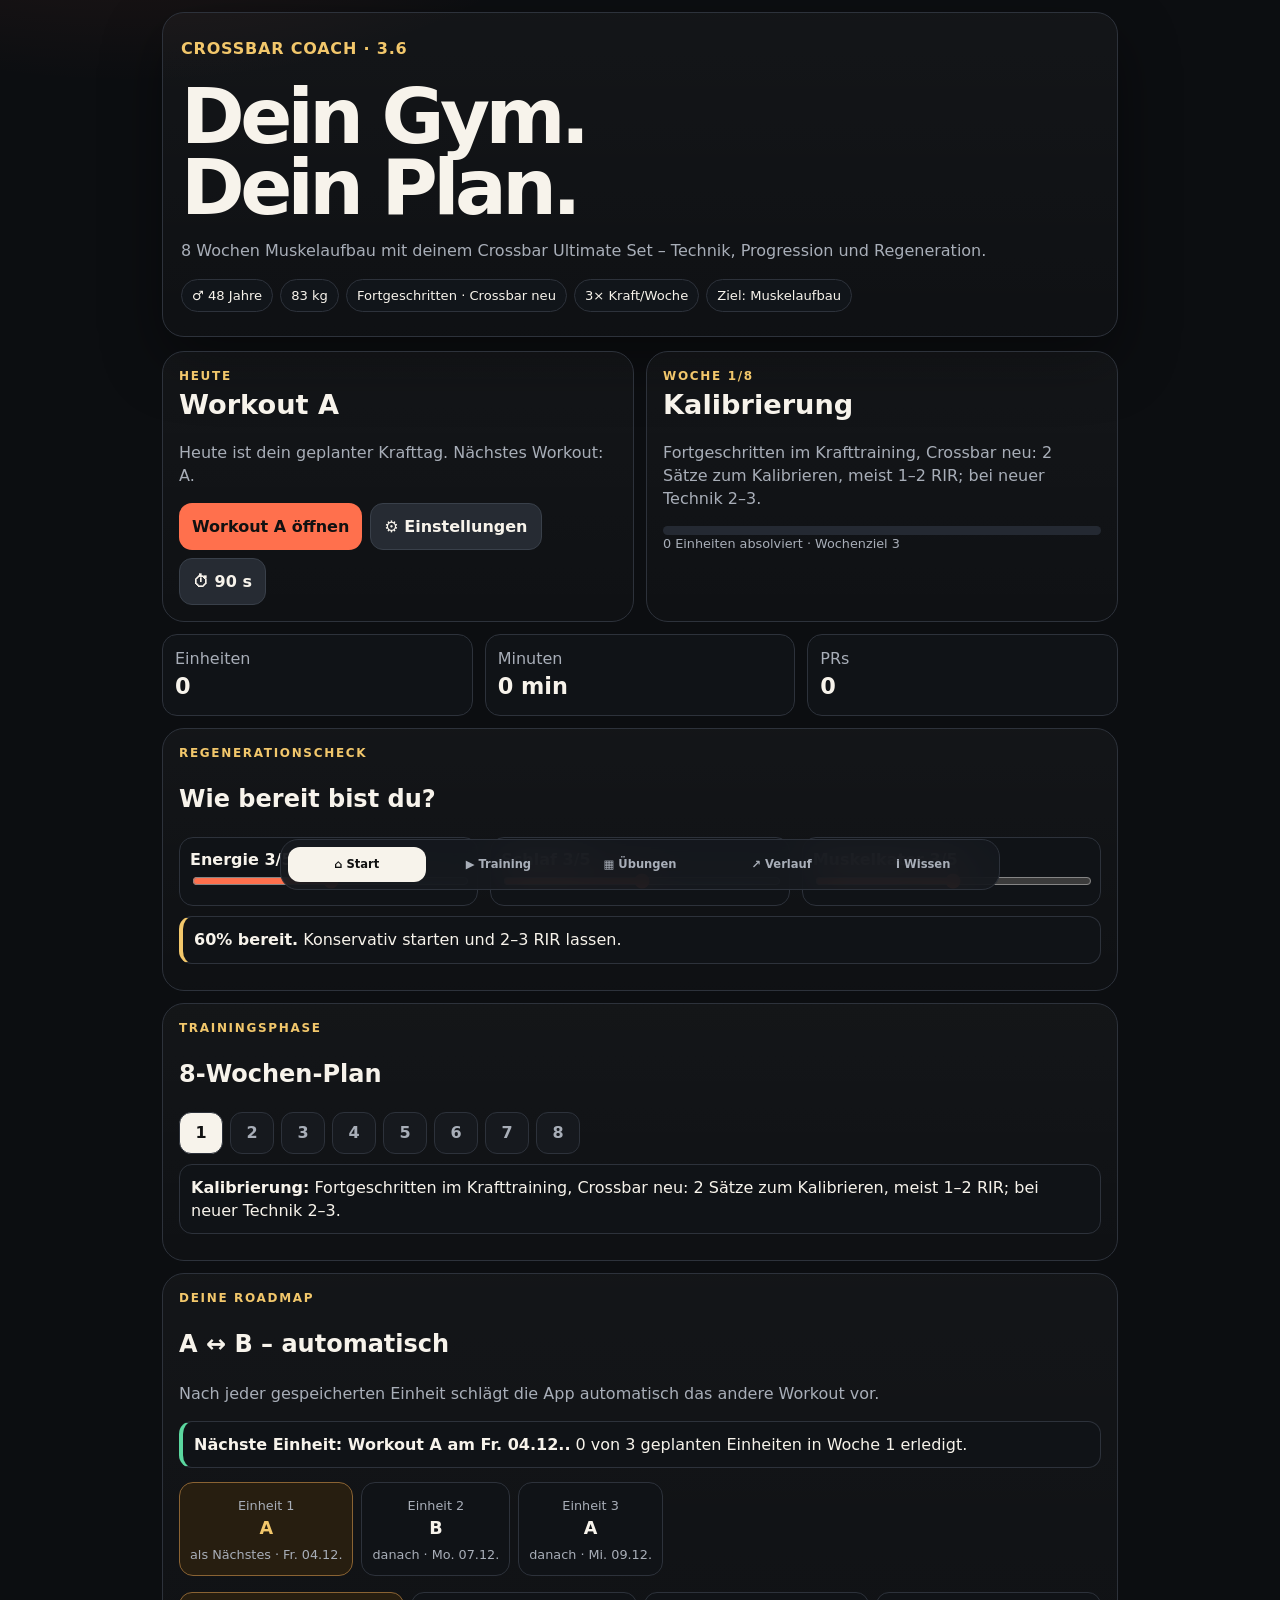
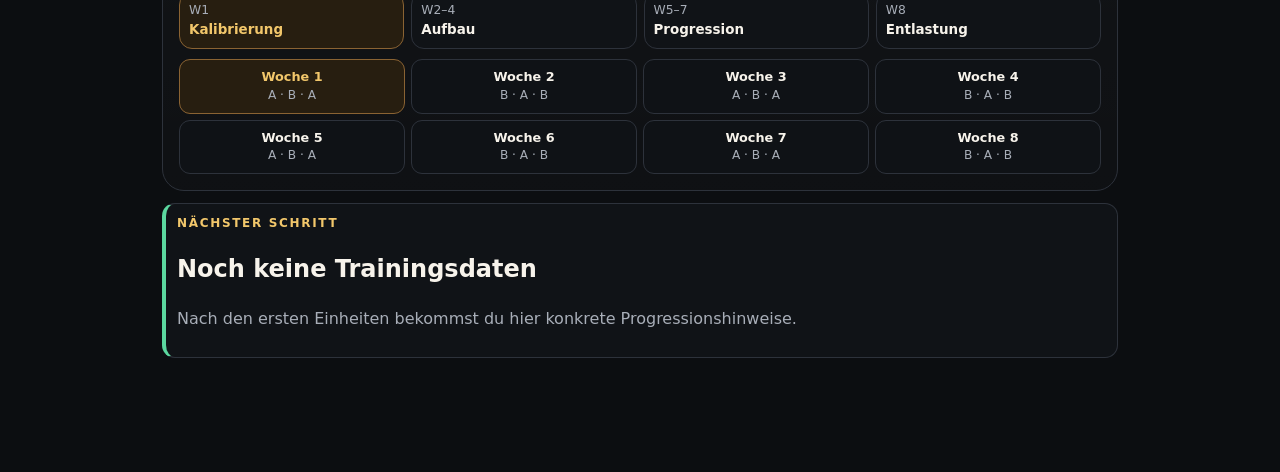
<file: index.html>
<!doctype html>
<html lang="de">
<head>
<meta charset="utf-8">
<meta name="viewport" content="width=device-width,initial-scale=1,viewport-fit=cover">
<meta name="theme-color" content="#0d0f12">
<meta name="apple-mobile-web-app-capable" content="yes">
<meta name="apple-mobile-web-app-title" content="Crossbar Coach">
<title>Crossbar Coach</title>
<link rel="stylesheet" href="app.css?v=35">
</head>
<body>
<div class="wrap">
<header class="hero">
  <div class="brand">CROSSBAR COACH · 3.6</div>
  <h1>Dein Gym.<br>Dein Plan.</h1>
  <p class="muted">8 Wochen Muskelaufbau mit deinem Crossbar Ultimate Set – Technik, Progression und Regeneration.</p>
  <div class="chips"><span class="chip">♂ 48 Jahre</span><span class="chip">83 kg</span><span class="chip" id="levelChip">Fortgeschritten · Crossbar neu</span><span class="chip" id="dayChip">3× Kraft/Woche</span><span class="chip">Ziel: Muskelaufbau</span></div>
</header>

<section id="home" class="section active">
  <div class="grid two">
    <div class="card"><div class="kicker">Heute</div><div class="big" id="todayTitle"></div><p class="muted" id="todayText"></p><div class="actions"><button class="btn" id="todayBtn">Training</button><button class="btn s" onclick="openSettings()">⚙ Einstellungen</button><button class="btn s" onclick="openTimer(90)">⏱ 90 s</button></div></div>
    <div class="card"><div class="kicker">Woche <span id="wn">1</span>/8</div><div class="big" id="phaseName"></div><p class="muted" id="phaseText"></p><div class="progress"><span id="wp"></span></div><div class="meta" id="wpt"></div></div>
  </div>
  <div class="grid three" style="margin-top:12px"><div class="stat"><span class="muted">Einheiten</span><b id="st1">0</b></div><div class="stat"><span class="muted">Minuten</span><b id="st2">0</b></div><div class="stat"><span class="muted">PRs</span><b id="st3">0</b></div></div>
  <div class="card" style="margin-top:12px"><div class="kicker">Regenerationscheck</div><h2>Wie bereit bist du?</h2><div class="grid three"><div class="range"><b>Energie <span id="ev">3</span>/5</b><input id="energy" type="range" min="1" max="5" value="3"></div><div class="range"><b>Schlaf <span id="sv">3</span>/5</b><input id="sleep" type="range" min="1" max="5" value="3"></div><div class="range"><b>Muskelkater <span id="mv">3</span>/5</b><input id="sore" type="range" min="1" max="5" value="3"></div></div><div id="ready" class="call"></div></div>
  <div class="card" style="margin-top:12px"><div class="kicker">Trainingsphase</div><h2>8‑Wochen‑Plan</h2><div class="weekbar" id="weeks"></div><div class="call" id="weekAdvice"></div></div>
  <div class="card" style="margin-top:12px"><div class="kicker">Deine Roadmap</div><h2>A ↔ B – automatisch</h2><p class="muted">Nach jeder gespeicherten Einheit schlägt die App automatisch das andere Workout vor.</p><div id="roadNow" class="call ok"></div><div class="route" id="roadWeek"></div><div class="phaseRoad" id="phaseRoad"></div><div class="allWeeks" id="allWeeks"></div></div>
  <div class="card call ok" style="margin-top:12px"><div class="kicker">Nächster Schritt</div><h2 id="nextRec">Noch keine Trainingsdaten</h2><p class="muted" id="nextRecText"></p></div>
</section>

<section id="training" class="section">
  <div class="card"><div class="kicker">Training</div><h2>Workout A / B</h2><p class="muted">Die Varianten sind jetzt exakt benannt. Du kannst auch Bandkombinationen wie Grün + Weiß erfassen. Vollständig erledigte Übungen werden grün markiert.</p><div class="actions"><button class="btn" onclick="showWorkout(nextWorkout())">Nächstes Workout öffnen</button><button class="btn s" onclick="showWorkout('A')">A ansehen</button><button class="btn s" onclick="showWorkout('B')">B ansehen</button><button class="btn s" onclick="openSettings()">⚙ Einstellungen</button></div></div>
  <div id="workA"></div><div id="workB" style="display:none"></div>
</section>

<section id="library" class="section">
  <div class="card"><div class="kicker">Übungen</div><h2>Technik-Bibliothek</h2><p class="muted">Jede Übung mit exakter Variante, Aufbau, Ausführung, Fehlern und Link zum offiziellen Crossbar-Übungsbereich.</p></div>
  <div id="lib"></div>
</section>

<section id="progress" class="section">
  <div class="card aiCard"><div class="kicker">Auswertung</div><h2>🤖 Bericht für ChatGPT</h2><p>Erstellt eine kompakte Auswertungsdatei mit Bandkombinationen, Wiederholungen, RIR, PRs und Regeneration.</p><p class="muted">Empfohlen nach Einheit 3 sowie nach Woche 2, 4, 6 und 8.</p><div class="actions"><button class="btn ai" onclick="chatgptReport()">🤖 Auswertung für ChatGPT erstellen</button></div><div class="call" id="reportHint"></div></div>
  <div class="card" style="margin-top:12px"><div class="kicker">Bestleistungen</div><h2>PRs</h2><div id="prs" class="log"></div></div>
  <div class="card" style="margin-top:12px"><div class="kicker">Trainingstagebuch</div><h2>Verlauf</h2><div class="actions"><button class="btn s" onclick="backup()">⬇ Backup</button><button class="btn s" onclick="document.getElementById('imp').click()">⬆ Import</button><button class="btn danger" onclick="resetAll()">↺ Alles zurücksetzen</button><input id="imp" type="file" accept=".json" hidden></div><div id="log" class="log" style="margin-top:10px"></div></div>
</section>

<section id="wissen" class="section">
  <div class="grid two">
    <div class="card"><div class="kicker">RIR</div><h2>Reps in Reserve</h2><p><b>RIR 2</b> bedeutet: ungefähr zwei saubere Wiederholungen wären noch gegangen. Für dich meist 1–2 RIR, bei neuen Crossbar-Bewegungen anfangs eher 2–3.</p></div>
    <div class="card"><div class="kicker">Bandwerte</div><h2>4,5 kg = je Seite</h2><p>Der Aufdruck bezieht sich auf eine Seite. Bei symmetrischer Nutzung sind 4,5 kg je Seite nominal ungefähr 9 kg insgesamt.</p><p class="muted">Bandwiderstand ist nicht 1:1 mit Hantelgewicht vergleichbar, weil die Spannung mit der Dehnung steigt.</p></div>
  </div>
  <div class="card" style="margin-top:12px"><div class="kicker">Nennwerte je Seite</div><h2>Deine Bänder</h2><p>Weiß ≈ 4,5 kg · Rot ≈ 6,8 kg · Grün ≈ 11–11,3 kg · Blau ≈ 22,5 kg. Kombinationen addieren sich, z. B. Grün + Weiß ≈ 15,5–15,8 kg je Seite.</p></div>
</section>
</div>

<nav class="nav"><button class="on" data-tab="home">⌂ Start</button><button data-tab="training">▶ Training</button><button data-tab="library">▦ Übungen</button><button data-tab="progress">↗ Verlauf</button><button data-tab="wissen">i Wissen</button></nav>

<div class="modal" id="timer"><div class="box"><div class="kicker">Satzpause</div><div class="clock" id="clock">01:30</div><div class="actions" style="justify-content:center"><button class="btn s" onclick="remaining+=30;tick()">+30 s</button><button class="btn" onclick="closeTimer()">Fertig</button></div></div></div>

<div class="modal" id="settings"><div class="box"><div class="kicker">Einstellungen</div><h2>Profil, Trainingstage & Daten</h2><div class="settingsrow"><b>Trainingsniveau</b><p class="muted">Standard: krafttrainingserfahren, aber neu an der Crossbar.</p><div class="levelbox"><label><input type="radio" name="level" value="beginner"> Einsteiger</label><label><input type="radio" name="level" value="advanced"> Fortgeschritten</label></div></div><div class="settingsrow"><b>Geplante Trainingstage</b><div class="daypick" id="dayPick"></div><button class="btn" onclick="saveSettings()">Einstellungen speichern</button></div><div class="settingsrow"><b>Trainingsdaten sichern</b><div class="actions"><button class="btn s" onclick="backup()">⬇ Backup</button><button class="btn s" onclick="document.getElementById('imp').click()">⬆ Import</button></div></div><div class="settingsrow"><b>Komplett neu starten</b><p class="muted">Löscht Trainingsdaten, behält aber Profil und Trainingstage.</p><button class="btn danger" onclick="resetAll()">↺ Alle Trainingsdaten löschen</button></div><div class="actions" style="margin-top:14px"><button class="btn s" onclick="closeSettings()">Schließen</button></div></div></div>

<div class="modal" id="finishModal"><div class="box"><div class="kicker">Einheit abschließen</div><h2 id="finishTitle">Workout</h2><label>Wie fühlst du dich? <b id="feelVal">3</b>/5</label><input id="feelInput" type="range" min="1" max="5" value="3" style="width:100%;accent-color:var(--a)"><label style="display:block;margin-top:12px">Trainingsdauer (Minuten)</label><input id="durationInput" class="field" type="number" min="1" max="240" value="60"><div class="actions" style="margin-top:14px"><button class="btn ok" onclick="confirmFinish()">✓ Speichern</button><button class="btn s" onclick="closeFinish()">Abbrechen</button></div></div></div>

<script src="app.js?v=36"></script>
<script src="schedule-fix.js?v=36"></script>
</body>
</html>
</file>
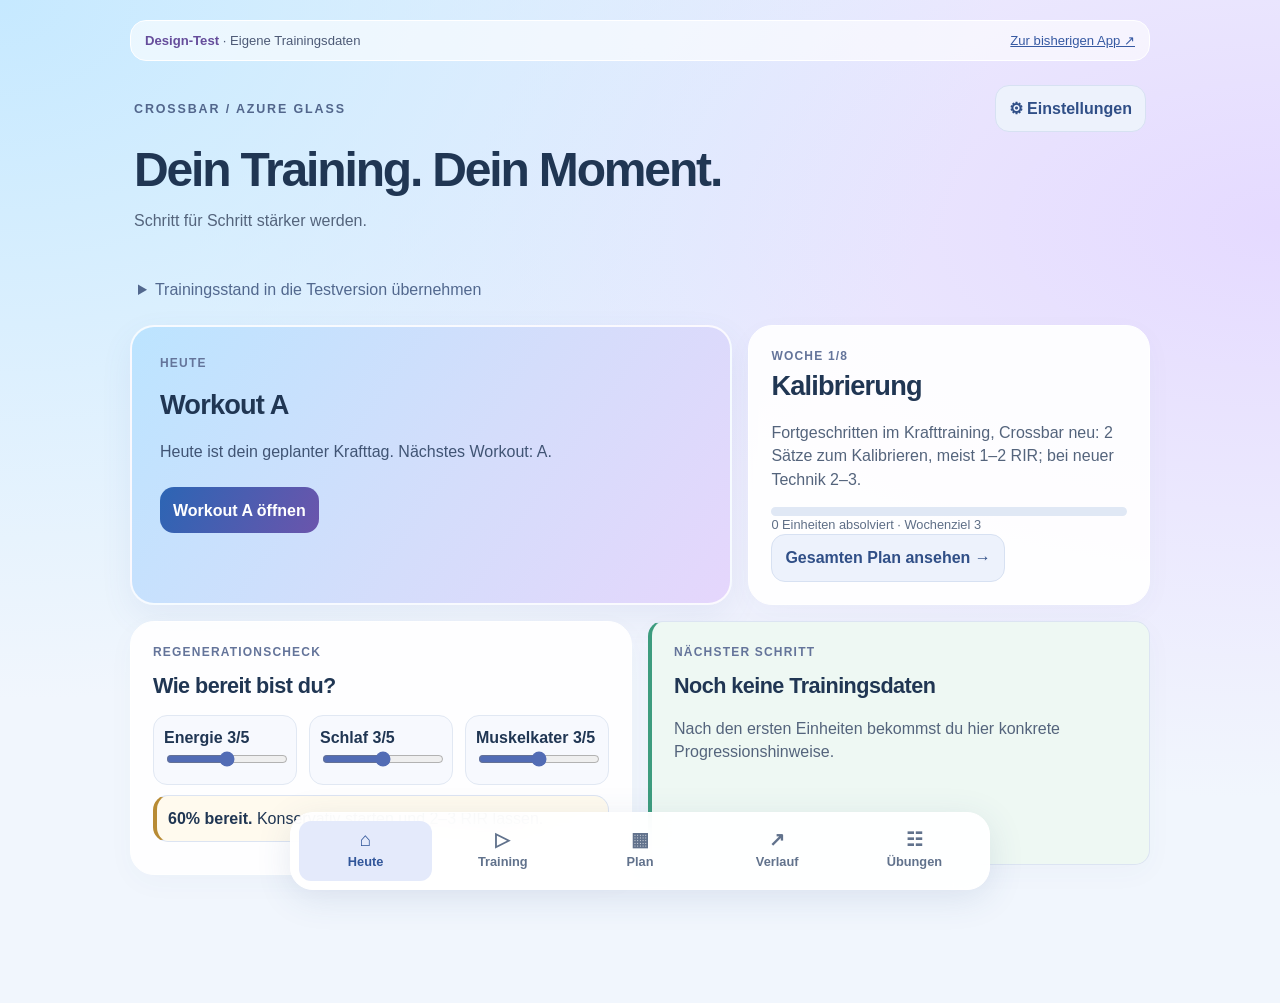
<file: preview/azure-glass/index.html>
<!doctype html>
<html lang="de">
<head>
<meta charset="utf-8">
<meta name="viewport" content="width=device-width,initial-scale=1,viewport-fit=cover">
<meta name="theme-color" content="#edf4ff">
<meta name="apple-mobile-web-app-capable" content="yes">
<meta name="apple-mobile-web-app-title" content="Crossbar Coach">
<title>Crossbar · Azure Glass Test</title>
<link rel="stylesheet" href="app.css?v=35">
<link rel="stylesheet" href="azure.css?v=1">
</head>
<body>
<div class="wrap">
<header class="hero">
  <div class="brand">CROSSBAR COACH · 3.6</div>
  <h1>Dein Gym.<br>Dein Plan.</h1>
  <p class="muted">8 Wochen Muskelaufbau mit deinem Crossbar Ultimate Set – Technik, Progression und Regeneration.</p>
  <div class="chips"><span class="chip">♂ 48 Jahre</span><span class="chip">83 kg</span><span class="chip" id="levelChip">Fortgeschritten · Crossbar neu</span><span class="chip" id="dayChip">3× Kraft/Woche</span><span class="chip">Ziel: Muskelaufbau</span></div>
</header>

<section id="home" class="section active">
  <div class="grid two">
    <div class="card"><div class="kicker">Heute</div><div class="big" id="todayTitle"></div><p class="muted" id="todayText"></p><div class="actions"><button class="btn" id="todayBtn">Training</button><button class="btn s" onclick="openSettings()">⚙ Einstellungen</button><button class="btn s" onclick="openTimer(90)">⏱ 90 s</button></div></div>
    <div class="card"><div class="kicker">Woche <span id="wn">1</span>/8</div><div class="big" id="phaseName"></div><p class="muted" id="phaseText"></p><div class="progress"><span id="wp"></span></div><div class="meta" id="wpt"></div></div>
  </div>
  <div class="grid three" style="margin-top:12px"><div class="stat"><span class="muted">Einheiten</span><b id="st1">0</b></div><div class="stat"><span class="muted">Minuten</span><b id="st2">0</b></div><div class="stat"><span class="muted">PRs</span><b id="st3">0</b></div></div>
  <div class="card" style="margin-top:12px"><div class="kicker">Regenerationscheck</div><h2>Wie bereit bist du?</h2><div class="grid three"><div class="range"><b>Energie <span id="ev">3</span>/5</b><input id="energy" type="range" min="1" max="5" value="3"></div><div class="range"><b>Schlaf <span id="sv">3</span>/5</b><input id="sleep" type="range" min="1" max="5" value="3"></div><div class="range"><b>Muskelkater <span id="mv">3</span>/5</b><input id="sore" type="range" min="1" max="5" value="3"></div></div><div id="ready" class="call"></div></div>
  <div class="card" style="margin-top:12px"><div class="kicker">Trainingsphase</div><h2>8‑Wochen‑Plan</h2><div class="weekbar" id="weeks"></div><div class="call" id="weekAdvice"></div></div>
  <div class="card" style="margin-top:12px"><div class="kicker">Deine Roadmap</div><h2>A ↔ B – automatisch</h2><p class="muted">Nach jeder gespeicherten Einheit schlägt die App automatisch das andere Workout vor.</p><div id="roadNow" class="call ok"></div><div class="route" id="roadWeek"></div><div class="phaseRoad" id="phaseRoad"></div><div class="allWeeks" id="allWeeks"></div></div>
  <div class="card call ok" style="margin-top:12px"><div class="kicker">Nächster Schritt</div><h2 id="nextRec">Noch keine Trainingsdaten</h2><p class="muted" id="nextRecText"></p></div>
</section>

<section id="training" class="section">
  <div class="card"><div class="kicker">Training</div><h2>Workout A / B</h2><p class="muted">Die Varianten sind jetzt exakt benannt. Du kannst auch Bandkombinationen wie Grün + Weiß erfassen. Vollständig erledigte Übungen werden grün markiert.</p><div class="actions"><button class="btn" onclick="showWorkout(nextWorkout())">Nächstes Workout öffnen</button><button class="btn s" onclick="showWorkout('A')">A ansehen</button><button class="btn s" onclick="showWorkout('B')">B ansehen</button><button class="btn s" onclick="openSettings()">⚙ Einstellungen</button></div></div>
  <div id="workA"></div><div id="workB" style="display:none"></div>
</section>

<section id="library" class="section">
  <div class="card"><div class="kicker">Übungen</div><h2>Technik-Bibliothek</h2><p class="muted">Jede Übung mit exakter Variante, Aufbau, Ausführung, Fehlern und Link zum offiziellen Crossbar-Übungsbereich.</p></div>
  <div id="lib"></div>
</section>

<section id="progress" class="section">
  <div class="card aiCard"><div class="kicker">Auswertung</div><h2>🤖 Bericht für ChatGPT</h2><p>Erstellt eine kompakte Auswertungsdatei mit Bandkombinationen, Wiederholungen, RIR, PRs und Regeneration.</p><p class="muted">Empfohlen nach Einheit 3 sowie nach Woche 2, 4, 6 und 8.</p><div class="actions"><button class="btn ai" onclick="chatgptReport()">🤖 Auswertung für ChatGPT erstellen</button></div><div class="call" id="reportHint"></div></div>
  <div class="card" style="margin-top:12px"><div class="kicker">Bestleistungen</div><h2>PRs</h2><div id="prs" class="log"></div></div>
  <div class="card" style="margin-top:12px"><div class="kicker">Trainingstagebuch</div><h2>Verlauf</h2><div class="actions"><button class="btn s" onclick="backup()">⬇ Backup</button><button class="btn s" onclick="document.getElementById('imp').click()">⬆ Import</button><button class="btn danger" onclick="resetAll()">↺ Alles zurücksetzen</button><input id="imp" type="file" accept=".json" hidden></div><div id="log" class="log" style="margin-top:10px"></div></div>
</section>

<section id="wissen" class="section">
  <div class="grid two">
    <div class="card"><div class="kicker">RIR</div><h2>Reps in Reserve</h2><p><b>RIR 2</b> bedeutet: ungefähr zwei saubere Wiederholungen wären noch gegangen. Für dich meist 1–2 RIR, bei neuen Crossbar-Bewegungen anfangs eher 2–3.</p></div>
    <div class="card"><div class="kicker">Bandwerte</div><h2>4,5 kg = je Seite</h2><p>Der Aufdruck bezieht sich auf eine Seite. Bei symmetrischer Nutzung sind 4,5 kg je Seite nominal ungefähr 9 kg insgesamt.</p><p class="muted">Bandwiderstand ist nicht 1:1 mit Hantelgewicht vergleichbar, weil die Spannung mit der Dehnung steigt.</p></div>
  </div>
  <div class="card" style="margin-top:12px"><div class="kicker">Nennwerte je Seite</div><h2>Deine Bänder</h2><p>Weiß ≈ 4,5 kg · Rot ≈ 6,8 kg · Grün ≈ 11–11,3 kg · Blau ≈ 22,5 kg. Kombinationen addieren sich, z. B. Grün + Weiß ≈ 15,5–15,8 kg je Seite.</p></div>
</section>
</div>

<nav class="nav"><button class="on" data-tab="home">⌂ Start</button><button data-tab="training">▶ Training</button><button data-tab="library">▦ Übungen</button><button data-tab="progress">↗ Verlauf</button><button data-tab="wissen">i Wissen</button></nav>

<div class="modal" id="timer"><div class="box"><div class="kicker">Satzpause</div><div class="clock" id="clock">01:30</div><div class="actions" style="justify-content:center"><button class="btn s" onclick="remaining+=30;tick()">+30 s</button><button class="btn" onclick="closeTimer()">Fertig</button></div></div></div>

<div class="modal" id="settings"><div class="box"><div class="kicker">Einstellungen</div><h2>Profil, Trainingstage & Daten</h2><div class="settingsrow"><b>Trainingsniveau</b><p class="muted">Standard: krafttrainingserfahren, aber neu an der Crossbar.</p><div class="levelbox"><label><input type="radio" name="level" value="beginner"> Einsteiger</label><label><input type="radio" name="level" value="advanced"> Fortgeschritten</label></div></div><div class="settingsrow"><b>Geplante Trainingstage</b><div class="daypick" id="dayPick"></div><button class="btn" onclick="saveSettings()">Einstellungen speichern</button></div><div class="settingsrow"><b>Trainingsdaten sichern</b><div class="actions"><button class="btn s" onclick="backup()">⬇ Backup</button><button class="btn s" onclick="document.getElementById('imp').click()">⬆ Import</button></div></div><div class="settingsrow"><b>Komplett neu starten</b><p class="muted">Löscht Trainingsdaten, behält aber Profil und Trainingstage.</p><button class="btn danger" onclick="resetAll()">↺ Alle Trainingsdaten löschen</button></div><div class="actions" style="margin-top:14px"><button class="btn s" onclick="closeSettings()">Schließen</button></div></div></div>

<div class="modal" id="finishModal"><div class="box"><div class="kicker">Einheit abschließen</div><h2 id="finishTitle">Workout</h2><label>Wie fühlst du dich? <b id="feelVal">3</b>/5</label><input id="feelInput" type="range" min="1" max="5" value="3" style="width:100%;accent-color:var(--a)"><label style="display:block;margin-top:12px">Trainingsdauer (Minuten)</label><input id="durationInput" class="field" type="number" min="1" max="240" value="60"><div class="actions" style="margin-top:14px"><button class="btn ok" onclick="confirmFinish()">✓ Speichern</button><button class="btn s" onclick="closeFinish()">Abbrechen</button></div></div></div>

<script src="app.js?v=36"></script>
<script src="schedule-fix.js?v=36"></script>
<script src="azure.js?v=1"></script>
</body>
</html>
</file>
<file: app.css>
:root{--bg:#0c0e11;--p:#16191e;--p2:#101317;--t:#f7f3eb;--m:#a8aeb8;--l:#2d323b;--a:#ff704d;--a2:#f2c76b;--ok:#5bd79f;--bad:#ff917d;--blue:#86a8ff}*{box-sizing:border-box}html{scroll-behavior:smooth}body{margin:0;background:radial-gradient(900px 500px at 10% -10%,#ff704d24,transparent 58%),var(--bg);color:var(--t);font:16px/1.45 system-ui,-apple-system,Segoe UI,sans-serif;padding-bottom:92px}button,input,select,textarea{font:inherit}.wrap{max-width:980px;margin:auto;padding:12px}.hero,.card{border:1px solid var(--l);background:linear-gradient(180deg,#ffffff08,#ffffff03);border-radius:22px}.hero{padding:24px 18px;box-shadow:0 24px 60px #0006}.brand{font-weight:900;letter-spacing:.05em;color:var(--a2)}h1{font-size:clamp(2.4rem,9vw,4.8rem);line-height:.92;letter-spacing:-.06em;margin:22px 0 10px}.muted{color:var(--m)}.chips{display:flex;gap:7px;flex-wrap:wrap}.chip,.badge{border:1px solid var(--l);border-radius:999px;padding:6px 10px;background:#11151a;font-size:.82rem}.section{display:none;margin-top:14px}.section.active{display:block}.grid{display:grid;gap:12px}.two{grid-template-columns:repeat(2,minmax(0,1fr))}.three{grid-template-columns:repeat(3,minmax(0,1fr))}.card{padding:16px}.kicker{font-size:.75rem;text-transform:uppercase;letter-spacing:.14em;font-weight:800;color:var(--a2)}.big{font-size:1.7rem;font-weight:900}.btn{border:0;border-radius:13px;padding:11px 13px;font-weight:850;background:var(--a);color:#111;min-height:44px}.btn.s{background:#262b33;color:var(--t);border:1px solid #39404a}.btn.ok{background:var(--ok)}.btn.danger{background:#351c1c;color:#ffb2a5;border:1px solid #66302a}.btn.ai{background:#d9ccff;color:#15101f}.actions{display:flex;gap:8px;flex-wrap:wrap}.stat{background:var(--p2);border:1px solid var(--l);border-radius:15px;padding:12px}.stat b{display:block;font-size:1.4rem}.range{background:var(--p2);border:1px solid var(--l);border-radius:14px;padding:10px}.range input{width:100%;accent-color:var(--a)}.call{border:1px solid var(--l);background:var(--p2);border-radius:13px;padding:11px;margin:10px 0}.call.ok{border-left:4px solid var(--ok)}.call.warn{border-left:4px solid var(--a2)}.call.bad{border-left:4px solid var(--bad)}.weekbar{display:flex;gap:7px;overflow:auto}.weekbar button{min-width:44px;height:42px;border-radius:12px;border:1px solid var(--l);background:var(--p);color:var(--m);font-weight:800}.weekbar button.on{background:var(--t);color:#111}.exercise{margin-top:10px;padding:0;overflow:hidden;transition:.18s}.exercise.completed{border-color:#36775b;background:linear-gradient(180deg,#17332699,#ffffff03)}.exercise.completed summary{background:#17332666}.exercise summary{list-style:none;cursor:pointer;padding:13px;display:flex;justify-content:space-between;gap:10px;align-items:center}.exercise summary::-webkit-details-marker{display:none}.exercise .body{border-top:1px solid var(--l);padding:13px;background:#0002}.exname{font-weight:900}.meta{font-size:.8rem;color:var(--m)}.doneMark{min-width:28px;text-align:center;font-weight:900;color:var(--m)}.exercise.completed .doneMark{color:var(--ok);font-size:1.15rem}.sets{display:grid;gap:7px}.sethead,.set{display:grid;grid-template-columns:28px 1fr 1.45fr .8fr 36px;gap:6px;align-items:center}.sethead{font-size:.7rem;color:var(--m);padding:0 2px}.set input,.set select,.field{width:100%;background:#0f1216;color:var(--t);border:1px solid #343a44;border-radius:10px;padding:9px}.check{width:22px;height:22px;accent-color:var(--ok)}ol{padding-left:20px}.loadnote{font-size:.78rem;color:#c6cad1;margin:2px 0 7px 34px}.variant{color:var(--blue);font-weight:800}.nav{position:fixed;left:50%;bottom:max(10px,env(safe-area-inset-bottom));transform:translateX(-50%);width:min(720px,calc(100% - 18px));display:grid;grid-template-columns:repeat(5,1fr);gap:4px;padding:7px;background:#15191ee8;backdrop-filter:blur(18px);border:1px solid var(--l);border-radius:18px;z-index:30}.nav button{border:0;background:transparent;color:var(--m);border-radius:12px;padding:9px 4px;font-weight:750;font-size:.72rem}.nav button.on{background:var(--t);color:#111}.modal{position:fixed;inset:0;background:#050709f2;display:none;place-items:center;padding:14px;z-index:60}.modal.show{display:grid}.box{width:min(560px,100%);max-height:92vh;overflow:auto;background:var(--p);border:1px solid var(--l);border-radius:24px;padding:20px}.clock{font-size:4.2rem;font-weight:950;text-align:center;letter-spacing:-.06em}.log{display:grid;gap:8px}.logitem{background:var(--p2);border:1px solid var(--l);border-radius:13px;padding:11px}a{color:#ffd5ca}.progress{height:9px;background:#242932;border-radius:999px;overflow:hidden}.progress span{display:block;height:100%;background:linear-gradient(90deg,var(--a),var(--a2))}.daypick{display:flex;gap:7px;flex-wrap:wrap;margin:10px 0 15px}.daypick label{border:1px solid var(--l);background:var(--p2);border-radius:12px;padding:9px 11px}.daypick input{accent-color:var(--a)}.settingsrow{padding:12px 0;border-bottom:1px solid var(--l)}.route{display:flex;gap:8px;overflow:auto;padding:4px 0 7px}.routeStep{min-width:96px;border:1px solid var(--l);background:var(--p2);border-radius:14px;padding:10px;text-align:center}.routeStep b{display:block;font-size:1.1rem}.routeStep.done{border-color:#356e55;background:#10251c}.routeStep.done b{color:var(--ok)}.routeStep.next{border-color:#8a6333;background:#271e10}.routeStep.next b{color:var(--a2)}.phaseRoad{display:grid;grid-template-columns:repeat(4,1fr);gap:7px;margin-top:9px}.phaseBox{border:1px solid var(--l);background:var(--p2);border-radius:13px;padding:9px;font-size:.77rem;color:var(--m)}.phaseBox b{display:block;color:var(--t);font-size:.84rem}.phaseBox.active{border-color:#8a6333;background:#271e10}.phaseBox.active b{color:var(--a2)}.allWeeks{display:grid;grid-template-columns:repeat(4,1fr);gap:6px;margin-top:10px}.weekSeq{border:1px solid var(--l);background:#0f1216;border-radius:11px;padding:8px;text-align:center;font-size:.76rem;color:var(--m)}.weekSeq b{display:block;color:var(--t);font-size:.8rem}.weekSeq.active{border-color:#8a6333;background:#271e10}.weekSeq.active b{color:var(--a2)}.aiCard{border-color:#51466d;background:linear-gradient(180deg,#251f341c,#ffffff03)}.levelbox{display:grid;grid-template-columns:1fr 1fr;gap:8px}.levelbox label{border:1px solid var(--l);background:var(--p2);border-radius:13px;padding:11px}@media(max-width:700px){.two,.three{grid-template-columns:1fr}.sethead,.set{grid-template-columns:26px .9fr 1.4fr .72fr 32px}.hero{padding:21px 15px}.phaseRoad,.allWeeks{grid-template-columns:repeat(2,1fr)}}
</file>
<file: preview/azure-glass/app.css>
:root{--bg:#0c0e11;--p:#16191e;--p2:#101317;--t:#f7f3eb;--m:#a8aeb8;--l:#2d323b;--a:#ff704d;--a2:#f2c76b;--ok:#5bd79f;--bad:#ff917d;--blue:#86a8ff}*{box-sizing:border-box}html{scroll-behavior:smooth}body{margin:0;background:radial-gradient(900px 500px at 10% -10%,#ff704d24,transparent 58%),var(--bg);color:var(--t);font:16px/1.45 system-ui,-apple-system,Segoe UI,sans-serif;padding-bottom:92px}button,input,select,textarea{font:inherit}.wrap{max-width:980px;margin:auto;padding:12px}.hero,.card{border:1px solid var(--l);background:linear-gradient(180deg,#ffffff08,#ffffff03);border-radius:22px}.hero{padding:24px 18px;box-shadow:0 24px 60px #0006}.brand{font-weight:900;letter-spacing:.05em;color:var(--a2)}h1{font-size:clamp(2.4rem,9vw,4.8rem);line-height:.92;letter-spacing:-.06em;margin:22px 0 10px}.muted{color:var(--m)}.chips{display:flex;gap:7px;flex-wrap:wrap}.chip,.badge{border:1px solid var(--l);border-radius:999px;padding:6px 10px;background:#11151a;font-size:.82rem}.section{display:none;margin-top:14px}.section.active{display:block}.grid{display:grid;gap:12px}.two{grid-template-columns:repeat(2,minmax(0,1fr))}.three{grid-template-columns:repeat(3,minmax(0,1fr))}.card{padding:16px}.kicker{font-size:.75rem;text-transform:uppercase;letter-spacing:.14em;font-weight:800;color:var(--a2)}.big{font-size:1.7rem;font-weight:900}.btn{border:0;border-radius:13px;padding:11px 13px;font-weight:850;background:var(--a);color:#111;min-height:44px}.btn.s{background:#262b33;color:var(--t);border:1px solid #39404a}.btn.ok{background:var(--ok)}.btn.danger{background:#351c1c;color:#ffb2a5;border:1px solid #66302a}.btn.ai{background:#d9ccff;color:#15101f}.actions{display:flex;gap:8px;flex-wrap:wrap}.stat{background:var(--p2);border:1px solid var(--l);border-radius:15px;padding:12px}.stat b{display:block;font-size:1.4rem}.range{background:var(--p2);border:1px solid var(--l);border-radius:14px;padding:10px}.range input{width:100%;accent-color:var(--a)}.call{border:1px solid var(--l);background:var(--p2);border-radius:13px;padding:11px;margin:10px 0}.call.ok{border-left:4px solid var(--ok)}.call.warn{border-left:4px solid var(--a2)}.call.bad{border-left:4px solid var(--bad)}.weekbar{display:flex;gap:7px;overflow:auto}.weekbar button{min-width:44px;height:42px;border-radius:12px;border:1px solid var(--l);background:var(--p);color:var(--m);font-weight:800}.weekbar button.on{background:var(--t);color:#111}.exercise{margin-top:10px;padding:0;overflow:hidden;transition:.18s}.exercise.completed{border-color:#36775b;background:linear-gradient(180deg,#17332699,#ffffff03)}.exercise.completed summary{background:#17332666}.exercise summary{list-style:none;cursor:pointer;padding:13px;display:flex;justify-content:space-between;gap:10px;align-items:center}.exercise summary::-webkit-details-marker{display:none}.exercise .body{border-top:1px solid var(--l);padding:13px;background:#0002}.exname{font-weight:900}.meta{font-size:.8rem;color:var(--m)}.doneMark{min-width:28px;text-align:center;font-weight:900;color:var(--m)}.exercise.completed .doneMark{color:var(--ok);font-size:1.15rem}.sets{display:grid;gap:7px}.sethead,.set{display:grid;grid-template-columns:28px 1fr 1.45fr .8fr 36px;gap:6px;align-items:center}.sethead{font-size:.7rem;color:var(--m);padding:0 2px}.set input,.set select,.field{width:100%;background:#0f1216;color:var(--t);border:1px solid #343a44;border-radius:10px;padding:9px}.check{width:22px;height:22px;accent-color:var(--ok)}ol{padding-left:20px}.loadnote{font-size:.78rem;color:#c6cad1;margin:2px 0 7px 34px}.variant{color:var(--blue);font-weight:800}.nav{position:fixed;left:50%;bottom:max(10px,env(safe-area-inset-bottom));transform:translateX(-50%);width:min(720px,calc(100% - 18px));display:grid;grid-template-columns:repeat(5,1fr);gap:4px;padding:7px;background:#15191ee8;backdrop-filter:blur(18px);border:1px solid var(--l);border-radius:18px;z-index:30}.nav button{border:0;background:transparent;color:var(--m);border-radius:12px;padding:9px 4px;font-weight:750;font-size:.72rem}.nav button.on{background:var(--t);color:#111}.modal{position:fixed;inset:0;background:#050709f2;display:none;place-items:center;padding:14px;z-index:60}.modal.show{display:grid}.box{width:min(560px,100%);max-height:92vh;overflow:auto;background:var(--p);border:1px solid var(--l);border-radius:24px;padding:20px}.clock{font-size:4.2rem;font-weight:950;text-align:center;letter-spacing:-.06em}.log{display:grid;gap:8px}.logitem{background:var(--p2);border:1px solid var(--l);border-radius:13px;padding:11px}a{color:#ffd5ca}.progress{height:9px;background:#242932;border-radius:999px;overflow:hidden}.progress span{display:block;height:100%;background:linear-gradient(90deg,var(--a),var(--a2))}.daypick{display:flex;gap:7px;flex-wrap:wrap;margin:10px 0 15px}.daypick label{border:1px solid var(--l);background:var(--p2);border-radius:12px;padding:9px 11px}.daypick input{accent-color:var(--a)}.settingsrow{padding:12px 0;border-bottom:1px solid var(--l)}.route{display:flex;gap:8px;overflow:auto;padding:4px 0 7px}.routeStep{min-width:96px;border:1px solid var(--l);background:var(--p2);border-radius:14px;padding:10px;text-align:center}.routeStep b{display:block;font-size:1.1rem}.routeStep.done{border-color:#356e55;background:#10251c}.routeStep.done b{color:var(--ok)}.routeStep.next{border-color:#8a6333;background:#271e10}.routeStep.next b{color:var(--a2)}.phaseRoad{display:grid;grid-template-columns:repeat(4,1fr);gap:7px;margin-top:9px}.phaseBox{border:1px solid var(--l);background:var(--p2);border-radius:13px;padding:9px;font-size:.77rem;color:var(--m)}.phaseBox b{display:block;color:var(--t);font-size:.84rem}.phaseBox.active{border-color:#8a6333;background:#271e10}.phaseBox.active b{color:var(--a2)}.allWeeks{display:grid;grid-template-columns:repeat(4,1fr);gap:6px;margin-top:10px}.weekSeq{border:1px solid var(--l);background:#0f1216;border-radius:11px;padding:8px;text-align:center;font-size:.76rem;color:var(--m)}.weekSeq b{display:block;color:var(--t);font-size:.8rem}.weekSeq.active{border-color:#8a6333;background:#271e10}.weekSeq.active b{color:var(--a2)}.aiCard{border-color:#51466d;background:linear-gradient(180deg,#251f341c,#ffffff03)}.levelbox{display:grid;grid-template-columns:1fr 1fr;gap:8px}.levelbox label{border:1px solid var(--l);background:var(--p2);border-radius:13px;padding:11px}@media(max-width:700px){.two,.three{grid-template-columns:1fr}.sethead,.set{grid-template-columns:26px .9fr 1.4fr .72fr 32px}.hero{padding:21px 15px}.phaseRoad,.allWeeks{grid-template-columns:repeat(2,1fr)}}
</file>
<file: preview/azure-glass/azure.css>
:root{color-scheme:light;--bg:#eff5ff;--p:#fff;--p2:#f3f6fd;--t:#203653;--m:#54647c;--l:#d4deed;--a:#3364bd;--a2:#654d9b;--ok:#237c65;--bad:#ad3f51;--blue:#365eb4}
body{background:radial-gradient(ellipse at 0 0,#c6e9ff,transparent 55%),radial-gradient(ellipse at 100% 25%,#e5daff,transparent 60%),#f1f6fd;background-attachment:fixed;padding-bottom:108px;color:var(--t);font-family:-apple-system,BlinkMacSystemFont,'Segoe UI',sans-serif}
.wrap{max-width:1060px;padding:20px}.hero{background:transparent;border:0;box-shadow:none;padding:16px 4px 22px}.hero h1{font-size:clamp(2rem,5vw,3rem);letter-spacing:-.045em;line-height:1.1;margin:12px 0}.hero .brand{font-size:.78rem;color:#52668c;letter-spacing:.15em}.hero p{margin:0}.hero .chips{display:none}
.topline{display:flex;justify-content:space-between;align-items:center;gap:12px}.topline button{background:#ffffffba}.testbar{background:#fff9;border:1px solid #fff;border-radius:16px;padding:10px 14px;display:flex;align-items:center;justify-content:space-between;gap:12px;flex-wrap:wrap;font-size:.82rem;color:#4d5a76}.testbar a{color:#3659a2}.testbar b{color:#654d9b}
.card{border:1px solid #fff;background:#ffffffed;box-shadow:0 8px 28px #455b7b08;border-radius:24px;padding:22px}h2{font-size:1.35rem;letter-spacing:-.025em;margin:9px 0 14px}.kicker{color:#64749a;letter-spacing:.1em;font-weight:650}.big{font-size:1.7rem;font-weight:700;letter-spacing:-.03em}.today-card{background:linear-gradient(125deg,#bce4ff,#d4ddfb 55%,#e5d6fc);border:2px solid #ffffffd9;box-shadow:0 12px 32px #536fa915;padding:28px}.today-card .big{margin-top:12px}.today-card .muted{color:#405474}.today-card .btn{margin-top:8px}.btn{background:linear-gradient(115deg,#2c65b4,#6b55ac);color:#fff;font-weight:650;border-radius:14px;min-height:46px;cursor:pointer;text-decoration:none;display:inline-flex;align-items:center;justify-content:center;gap:6px}.btn.s{background:#edf2fc;color:#304f87;border:1px solid #d7e1f2}.btn.ok{background:#e1f2eb;color:#175c49;border:1px solid #bddfd0}.btn.danger{background:#fff0f1;color:#9a3547;border:1px solid #edccd3}.btn.ai{background:#ede5fc;color:#60448e}
.call{background:#f1f5fc;border-color:#dce4f2;border-radius:15px}.call.ok{border-left-color:#3d9c7e;background:#eef8f3}.call.warn{border-left-color:#b88b34;background:#fffaee}.call.bad{border-left-color:#b55265;background:#fff1f3}.stat,.range,.logitem{background:#f7f9fe;border:1px solid #e1e8f3}.stat b{color:#314e7c}.chip,.badge{background:#edf2fb;color:#425c83;border-color:#d9e2f0}.range input{accent-color:#526cb5}.progress{background:#e0e8f5}.progress span{background:linear-gradient(90deg,#59aee7,#ad93e6)}
.nav{background:#fffffff0;border:1px solid #fff;box-shadow:0 8px 35px #37558620;border-radius:23px;padding:8px;backdrop-filter:blur(18px);-webkit-backdrop-filter:blur(18px);width:min(700px,calc(100% - 24px))}.nav button{color:#61728c;min-height:52px;font-size:.8rem;cursor:pointer;display:grid;gap:4px;justify-items:center}.nav button.on{background:#e4eafb;color:#31569a}.nav .navsymbol{font-size:1.2rem;line-height:1}.weekbar button{background:#f5f7fd;color:#506584;border-color:#d8e2f1;cursor:pointer}.weekbar button.on{background:#536daf;color:#fff}.routeStep,.phaseBox,.weekSeq{background:#f5f8fe;border-color:#dce5f2}.routeStep.done{background:#e4f4ed;border-color:#c1dfd0}.routeStep.done b{color:#276c56}.routeStep.next,.phaseBox.active,.weekSeq.active{background:#eae8fc;border-color:#c6c3e6}.routeStep.next b,.phaseBox.active b{color:#635198}.route{flex-wrap:wrap;overflow:visible}.routeStep{flex:1;min-width:115px}
.exercise{padding:0;box-shadow:none}.exercise summary{padding:18px;min-height:72px}.exercise .body{background:#fff;border-color:#e3eaf4;padding:20px}.exercise.completed{background:#f2faf6;border-color:#bdded0}.exercise.completed summary{background:#e9f6ef}.exercise.completed .doneMark{color:#20745a}.exname{font-weight:650}.meta{color:#5e6e86}.variant{color:#4e60a4}.set input,.set select,.field{background:#f7f9fe;border:1px solid #c9d6e8;color:#213b5d;min-height:46px;font-size:16px;border-radius:12px}.check{accent-color:#318774;min-width:28px;min-height:28px;cursor:pointer}.loadnote{color:#5c6e88}.sethead{color:#566b8c}.sethead,.set{grid-template-columns:30px .85fr 1.6fr .8fr 40px;gap:10px}.sets{gap:8px}.technique{margin-bottom:16px;background:#f6f8fe;border:1px solid #e0e7f3;border-radius:16px}.technique>summary{padding:12px 14px;min-height:44px;font-weight:600;color:#455e8b}.technique-inner{padding:0 16px 16px}.technique-inner .call:first-child{display:none}.exercise .body>.call.ok{margin-top:0}.modal{background:#233d6459;backdrop-filter:blur(10px);-webkit-backdrop-filter:blur(10px)}.box{background:#fff;border:1px solid #e0e8f4;box-shadow:0 24px 75px #29466b30}.daypick label,.levelbox label{background:#f3f6fd;border-color:#d6e1f1}.settingsrow{border-color:#e3eaf4}a{color:#345da6}hr{border:0;border-top:1px solid #e0e7f1;margin:20px 0}button:focus-visible,a:focus-visible,summary:focus-visible{outline:3px solid #517bc4;outline-offset:3px}.pageintro{margin-bottom:18px}.pageintro p{color:var(--m)}.home-grid{display:grid;grid-template-columns:1.5fr 1fr;gap:16px}.home-lower{display:grid;grid-template-columns:1fr 1fr;gap:16px;margin-top:16px}.home-lower>.card{margin-top:0!important}.test-import{margin:16px 0}.test-import summary{cursor:pointer;color:#52688e;padding:8px}.test-import .actions{margin:8px 0}.work-heading{display:flex;align-items:center;justify-content:space-between;gap:16px}.work-heading p{margin-bottom:0}.aiCard{border-color:#ded5ee;background:#f6f1fe}.mobile-label{display:none}
@media(min-width:850px){.hero{padding-top:24px}.section{margin-top:12px}#training,#library,#plan{max-width:900px;margin-left:auto;margin-right:auto}.exercise .body{padding:24px}.set{padding:6px 8px}}
@media(max-width:700px){.wrap{padding:14px}.home-grid,.home-lower{grid-template-columns:1fr}.today-card{padding:22px}.card{padding:18px}.exercise{padding:0}.exercise .body{padding:14px}.hero{padding-bottom:14px}.hero h1{font-size:2rem}.testbar{font-size:.76rem}.nav button{font-size:.72rem}.sethead{display:none}.set{display:grid;grid-template-columns:1fr 1fr 44px;background:#f3f6fd;border:1px solid #e0e7f2;border-radius:16px;padding:12px;gap:8px}.set>b{grid-column:1 / -1;color:#536a91}.set>b:before{content:'Satz '}.set>input:not(.check){grid-column:1}.set>select:nth-of-type(1){grid-column:1 / 3;grid-row:3}.set>select:nth-of-type(2){grid-column:2;grid-row:2}.set>.check{grid-column:3;grid-row:2 / 4;align-self:center;justify-self:center;min-height:30px;min-width:30px}.loadnote{margin:0 4px 10px}.technique-inner{padding:0 12px 12px}.work-heading{display:block}.work-heading .btn{margin-top:14px}.phaseRoad,.allWeeks{grid-template-columns:repeat(2,1fr)}}
@media(prefers-reduced-motion:reduce){html{scroll-behavior:auto}*{transition:none!important}}
</file>
